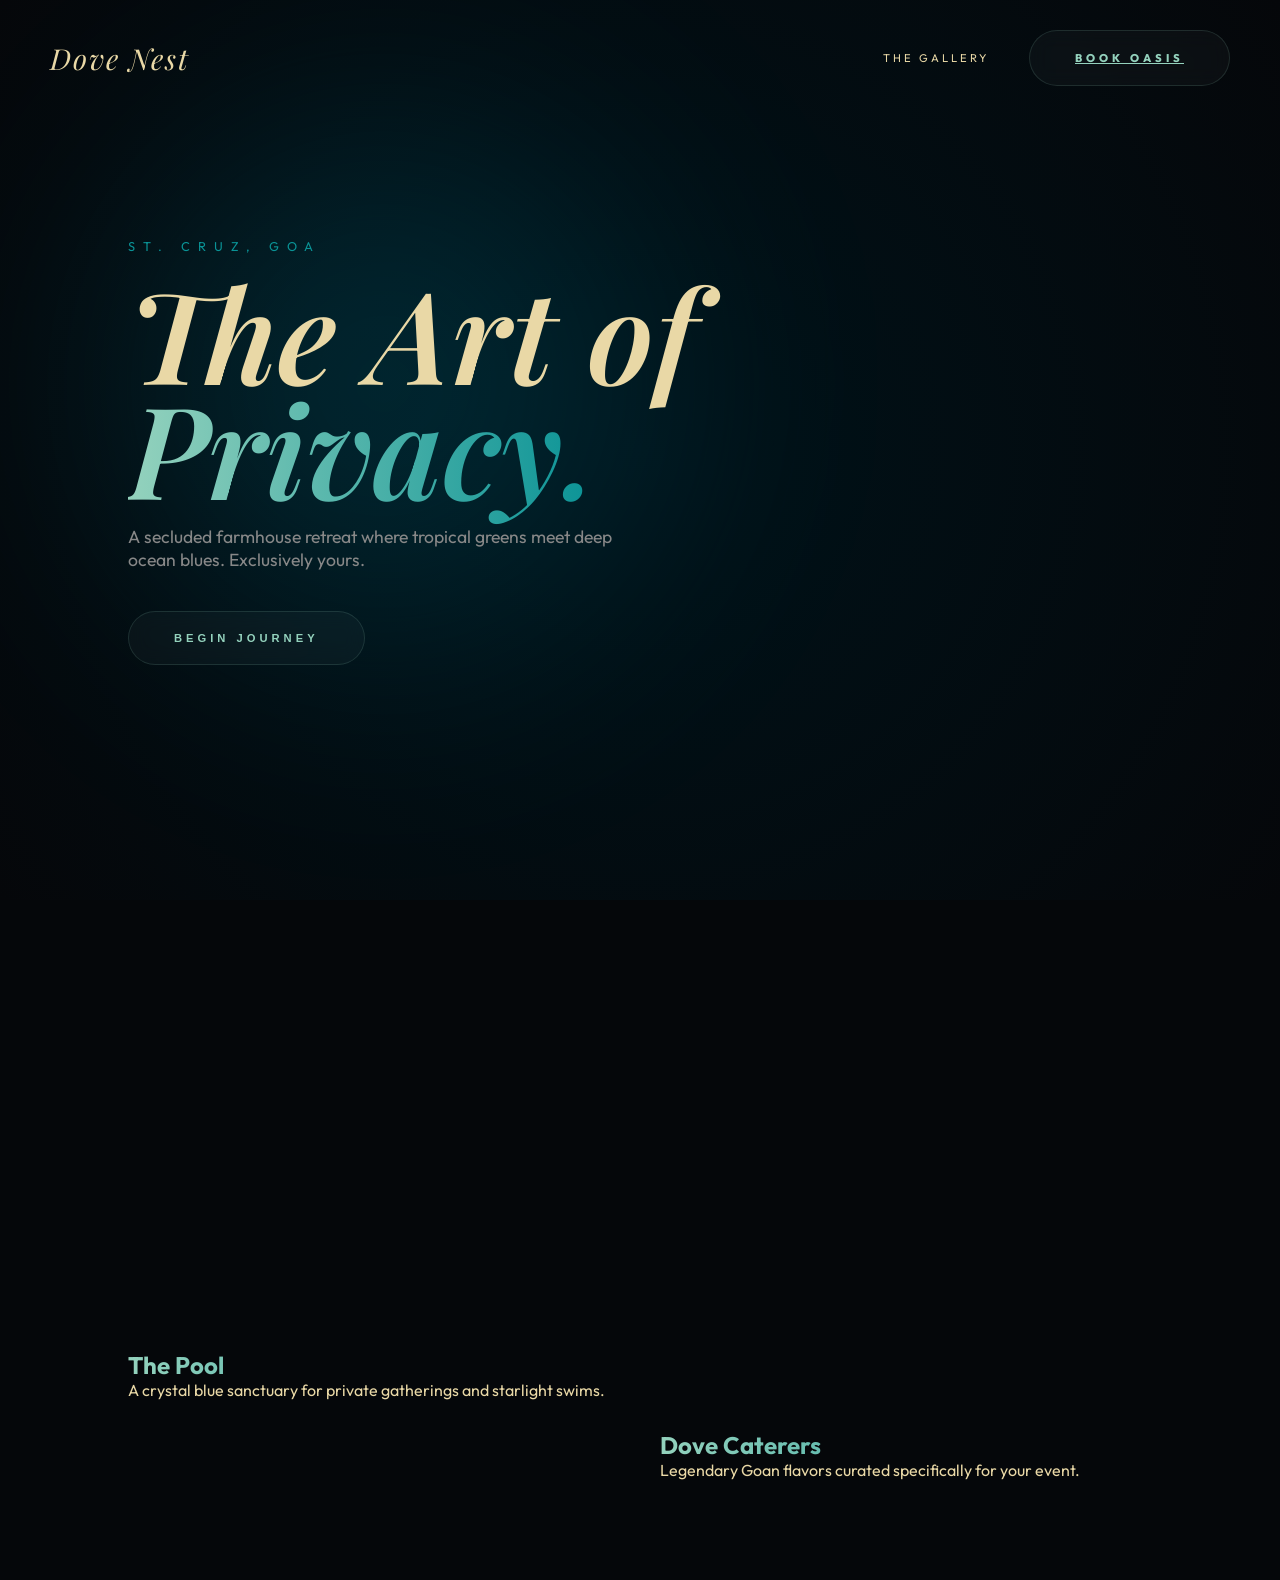
<file: index.html>
<!DOCTYPE html>
<html lang="en">
<head>
    <meta charset="UTF-8">
    <meta name="viewport" content="width=device-width, initial-scale=1.0">
    <title>Dove Nest Goa | Private Tropical Sanctuary</title>
    <link rel="stylesheet" href="css/style.css">
</head>
<body>
    <div class="bg-engine">
        <div class="glow-orb"></div>
    </div>

    <nav class="reveal" style="position: fixed; top: 0; width: 100%; z-index: 1000; padding: 30px 50px; display: flex; justify-content: space-between; align-items: center;">
        <div class="logo" style="font-family: 'Playfair Display'; font-style: italic; font-size: 1.8rem; letter-spacing: 2px;">Dove Nest</div>
        <div style="display: flex; gap: 40px; align-items: center;">
            <a href="gallery.html" class="nav-link" style="color: var(--text-silk); text-decoration: none; font-size: 0.7rem; letter-spacing: 3px; text-transform: uppercase;">The Gallery</a>
            <a href="booking.html" class="btn-haptic">Book Oasis</a>
        </div>
    </nav>

    <main class="container" style="padding: 0 10vw;">
        <section style="height: 100vh; display: flex; flex-direction: column; justify-content: center;">
            <div class="reveal">
                <span style="color: var(--tropical-green); text-transform: uppercase; letter-spacing: 8px; font-size: 0.8rem;">St. Cruz, Goa</span>
                <h1 style="margin: 20px 0;">The Art of <br><span class="gold-gradient">Privacy.</span></h1>
                <p style="max-width: 500px; color: #888; font-size: 1.1rem; margin-bottom: 40px;">A secluded farmhouse retreat where tropical greens meet deep ocean blues. Exclusively yours.</p>
                <button class="btn-haptic" onclick="window.location.href='gallery.html'">Begin Journey</button>
            </div>
        </section>

        <section style="padding: 100px 0; display: grid; grid-template-columns: 1fr 1fr; gap: 40px;">
            <div class="glass-panel reveal" style="height: 400px; display: flex; flex-direction: column; justify-content: flex-end;">
                <h2 class="gold-gradient">The Pool</h2>
                <p>A crystal blue sanctuary for private gatherings and starlight swims.</p>
            </div>
            <div class="glass-panel reveal" style="height: 400px; display: flex; flex-direction: column; justify-content: flex-end; margin-top: 80px;">
                <h2 class="gold-gradient">Dove Caterers</h2>
                <p>Legendary Goan flavors curated specifically for your event.</p>
            </div>
        </section>
    </main>

    <script src="js/metamorphosis.js"></script>
</body>
</html>
</file>
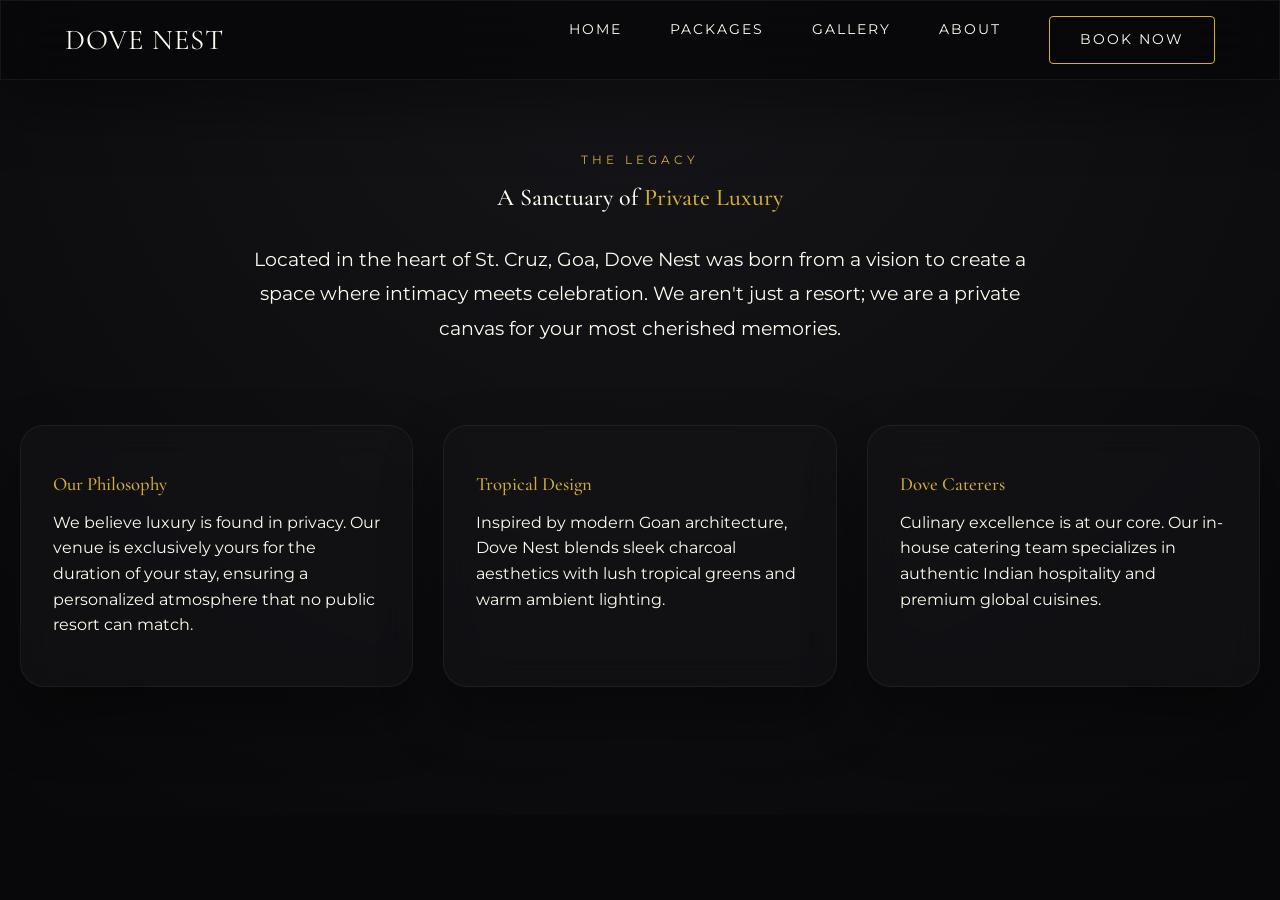
<file: about.html>
<!DOCTYPE html>
<html lang="en">
<head>
    <meta charset="UTF-8">
    <meta name="viewport" content="width=device-width, initial-scale=1.0">
    <title>Our Story | Dove Nest Luxury Venue</title>
    <link rel="stylesheet" href="style.css">
</head>
<body>
    <nav class="navbar glass scrolled">
        <a href="index.html" class="nav-brand">DOVE NEST</a>
        <ul class="nav-links">
            <li><a href="index.html">Home</a></li>
            <li><a href="packages.html">Packages</a></li>
            <li><a href="gallery.html">Gallery</a></li>
            <li><a href="about.html" class="gold-text">About</a></li>
            <li><a href="booking.html" class="btn-primary">Book Now</a></li>
        </ul>
        <button class="hamburger">☰</button>
    </nav>

    <section class="container" style="padding-top: 150px;">
        <div class="reveal" style="max-width: 800px; margin: 0 auto; text-align: center;">
            <span class="subtitle">The Legacy</span>
            <h1 style="margin-bottom: 30px;">A Sanctuary of <span class="gold-text">Private Luxury</span></h1>
            <p class="text-muted" style="font-size: 1.2rem; line-height: 1.8;">Located in the heart of St. Cruz, Goa, Dove Nest was born from a vision to create a space where intimacy meets celebration. We aren't just a resort; we are a private canvas for your most cherished memories.</p>
        </div>

        <div class="grid-3" style="margin-top: 80px;">
            <div class="luxury-card glass reveal">
                <h3 class="gold-text">Our Philosophy</h3>
                <p class="text-muted" style="margin-top: 15px;">We believe luxury is found in privacy. Our venue is exclusively yours for the duration of your stay, ensuring a personalized atmosphere that no public resort can match.</p>
            </div>
            <div class="luxury-card glass reveal" style="transition-delay: 0.2s">
                <h3 class="gold-text">Tropical Design</h3>
                <p class="text-muted" style="margin-top: 15px;">Inspired by modern Goan architecture, Dove Nest blends sleek charcoal aesthetics with lush tropical greens and warm ambient lighting.</p>
            </div>
            <div class="luxury-card glass reveal" style="transition-delay: 0.4s">
                <h3 class="gold-text">Dove Caterers</h3>
                <p class="text-muted" style="margin-top: 15px;">Culinary excellence is at our core. Our in-house catering team specializes in authentic Indian hospitality and premium global cuisines.</p>
            </div>
        </div>
    </section>

    <script src="app.js"></script>
</body>
</html>
</file>
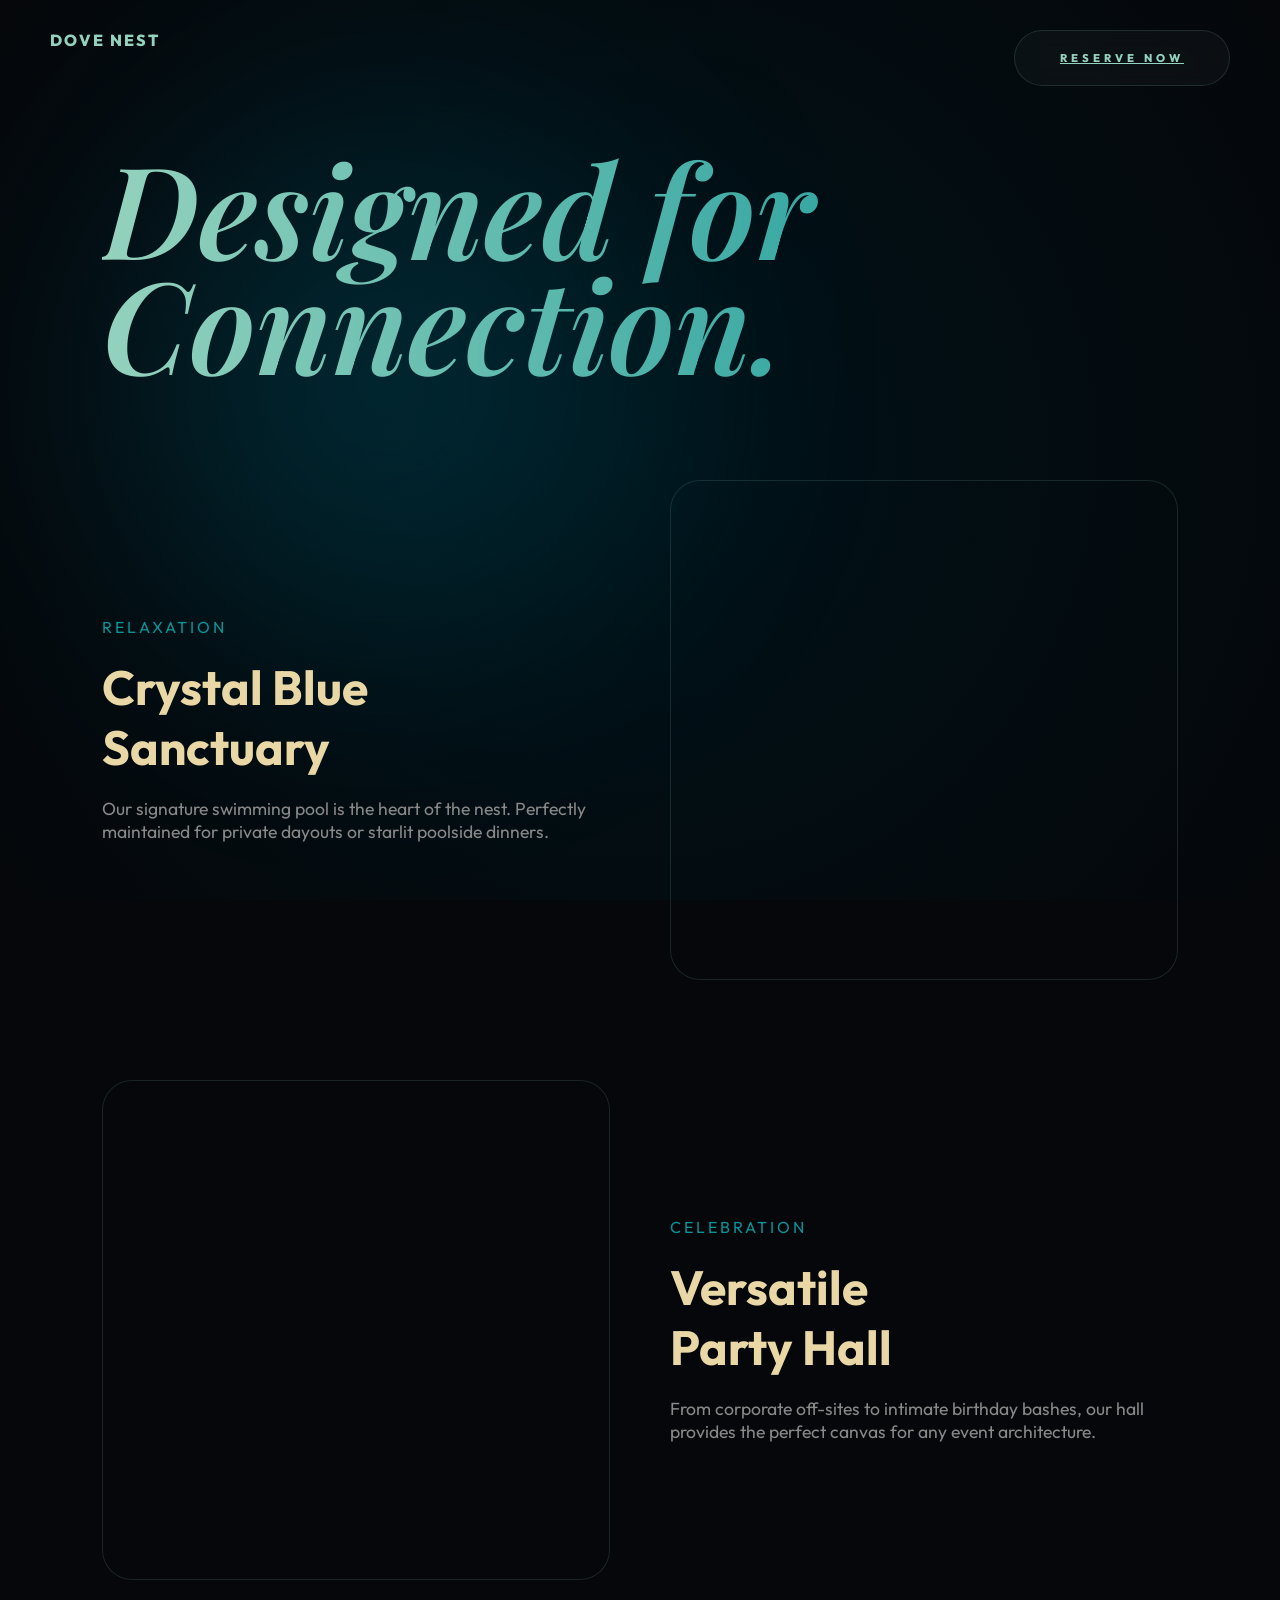
<file: amenities.html>
<!DOCTYPE html>
<html lang="en">
<head>
    <meta charset="UTF-8">
    <meta name="viewport" content="width=device-width, initial-scale=1.0">
    <title>The Experience | Dove Nest Goa</title>
    <link rel="stylesheet" href="css/style.css">
    <style>
        .amenity-section { padding: 150px 0; }
        .feature-box {
            display: grid;
            grid-template-columns: 1fr 1fr;
            gap: 60px;
            margin-bottom: 100px;
            align-items: center;
        }
        .feature-box:nth-child(even) { direction: rtl; }
        .feature-box:nth-child(even) .feature-text { direction: ltr; }
        
        .feature-img {
            height: 500px;
            border-radius: 30px;
            background-size: cover;
            background-position: center;
            border: 1px solid var(--glass-border);
            transition: var(--ease) 1s;
        }
        .feature-box:hover .feature-img { transform: scale(1.02); border-color: var(--mint-glow); }
    </style>
</head>
<body>
    <div class="bg-engine"><div class="glow-orb"></div></div>

    <nav style="position: fixed; top: 0; width: 100%; z-index: 1000; padding: 30px 50px; display: flex; justify-content: space-between;">
        <a href="index.html" style="color: var(--mint-glow); text-decoration: none; font-weight: 800; letter-spacing: 2px;">DOVE NEST</a>
        <a href="booking.html" class="btn-haptic">Reserve Now</a>
    </nav>

    <main class="container" style="padding: 0 8vw;">
        <section class="amenity-section">
            <div class="reveal" style="margin-bottom: 100px;">
                <h1 class="gold-gradient">Designed for <br>Connection.</h1>
            </div>

            <div class="feature-box reveal">
                <div class="feature-img" style="background-image: url('https://images.unsplash.com/photo-1572331165267-854da2b10ccc?auto=format&fit=crop&w=1000');"></div>
                <div class="feature-text">
                    <span style="color: var(--tropical-green); letter-spacing: 3px;">RELAXATION</span>
                    <h2 style="font-size: 3rem; margin: 20px 0;">Crystal Blue <br>Sanctuary</h2>
                    <p style="color: #888; font-size: 1.1rem;">Our signature swimming pool is the heart of the nest. Perfectly maintained for private dayouts or starlit poolside dinners.</p>
                </div>
            </div>

            <div class="feature-box reveal">
                <div class="feature-img" style="background-image: url('https://images.unsplash.com/photo-1519167758481-83f550bb49b3?auto=format&fit=crop&w=1000');"></div>
                <div class="feature-text">
                    <span style="color: var(--tropical-green); letter-spacing: 3px;">CELEBRATION</span>
                    <h2 style="font-size: 3rem; margin: 20px 0;">Versatile <br>Party Hall</h2>
                    <p style="color: #888; font-size: 1.1rem;">From corporate off-sites to intimate birthday bashes, our hall provides the perfect canvas for any event architecture.</p>
                </div>
            </div>
        </section>
    </main>

    <script src="js/metamorphosis.js"></script>
</body>
</html>
</file>
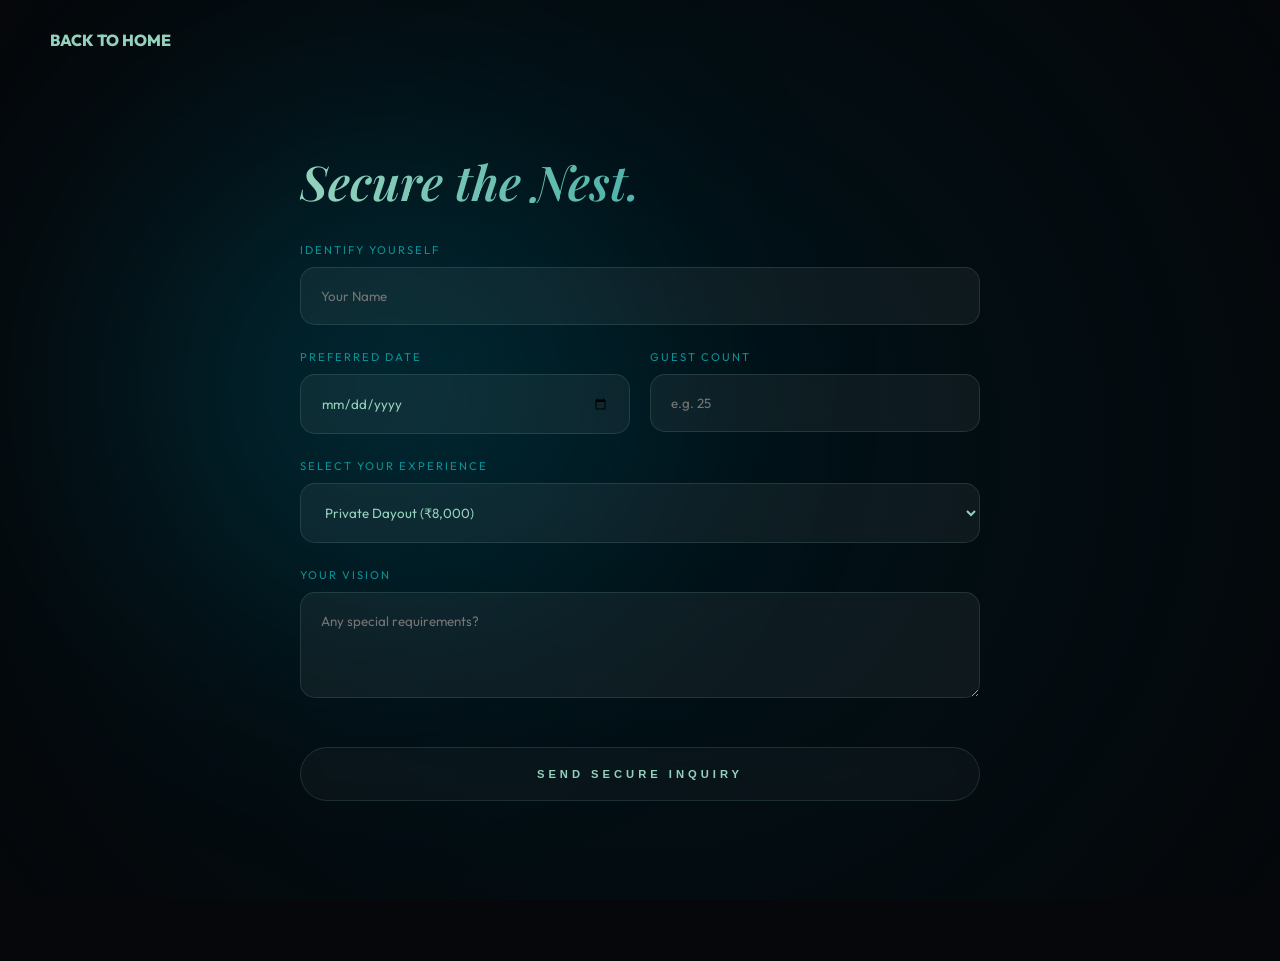
<file: booking.html>
<!DOCTYPE html>
<html lang="en">
<head>
    <meta charset="UTF-8">
    <meta name="viewport" content="width=device-width, initial-scale=1.0">
    <title>Reserve Your Oasis | Dove Nest Goa</title>
    <link rel="stylesheet" href="css/style.css">
    <style>
        .booking-form { max-width: 800px; margin: 100px auto; padding: 60px; }
        input, select, textarea {
            width: 100%; padding: 20px; margin-bottom: 25px;
            background: rgba(255,255,255,0.05); border: 1px solid var(--glass-border);
            border-radius: 15px; color: var(--mint-glow); font-family: 'Outfit';
        }
        label { display: block; margin-bottom: 10px; font-size: 0.7rem; letter-spacing: 2px; text-transform: uppercase; color: var(--tropical-green); }
    </style>
</head>
<body>
    <div class="bg-engine"><div class="glow-orb"></div></div>

    <nav style="position: fixed; top: 0; width: 100%; z-index: 1000; padding: 30px 50px;">
        <a href="index.html" style="color: var(--mint-glow); text-decoration: none; font-weight: 800;">BACK TO HOME</a>
    </nav>

    <main class="container">
        <section class="booking-form glass-panel reveal">
            <h1 class="gold-gradient" style="font-size: 3rem; margin-bottom: 40px;">Secure the Nest.</h1>
            
            <form id="waBookingForm">
                <label>Identify Yourself</label>
                <input type="text" id="name" placeholder="Your Name" required>

                <div style="display: grid; grid-template-columns: 1fr 1fr; gap: 20px;">
                    <div>
                        <label>Preferred Date</label>
                        <input type="date" id="date" required>
                    </div>
                    <div>
                        <label>Guest Count</label>
                        <input type="number" id="guests" placeholder="e.g. 25" required>
                    </div>
                </div>

                <label>Select Your Experience</label>
                <select id="package">
                    <option value="Private Dayout">Private Dayout (₹8,000)</option>
                    <option value="Private Nightout">Private Nightout (₹10,000)</option>
                    <option value="Dove's Feast">Full Catering Package</option>
                    <option value="Custom Event">Custom Wedding/Event</option>
                </select>

                <label>Your Vision</label>
                <textarea id="notes" rows="4" placeholder="Any special requirements?"></textarea>

                <button type="submit" class="btn-haptic" style="width: 100%; margin-top: 20px;">Send Secure Inquiry</button>
            </form>
        </section>
    </main>

    <script>
        document.getElementById('waBookingForm').addEventListener('submit', (e) => {
            e.preventDefault();
            const name = document.getElementById('name').value;
            const date = document.getElementById('date').value;
            const guests = document.getElementById('guests').value;
            const pkg = document.getElementById('package').value;
            const notes = document.getElementById('notes').value;

            const text = `*NEW NEST RESERVATION*%0A%0A*Client:* ${name}%0A*Date:* ${date}%0A*Guests:* ${guests}%0A*Package:* ${pkg}%0A*Notes:* ${notes}`;
            window.open(`https://wa.me/919822182917?text=${text}`, '_blank');
        });
    </script>
    <script src="js/metamorphosis.js"></script>
</body>
</html>
</file>
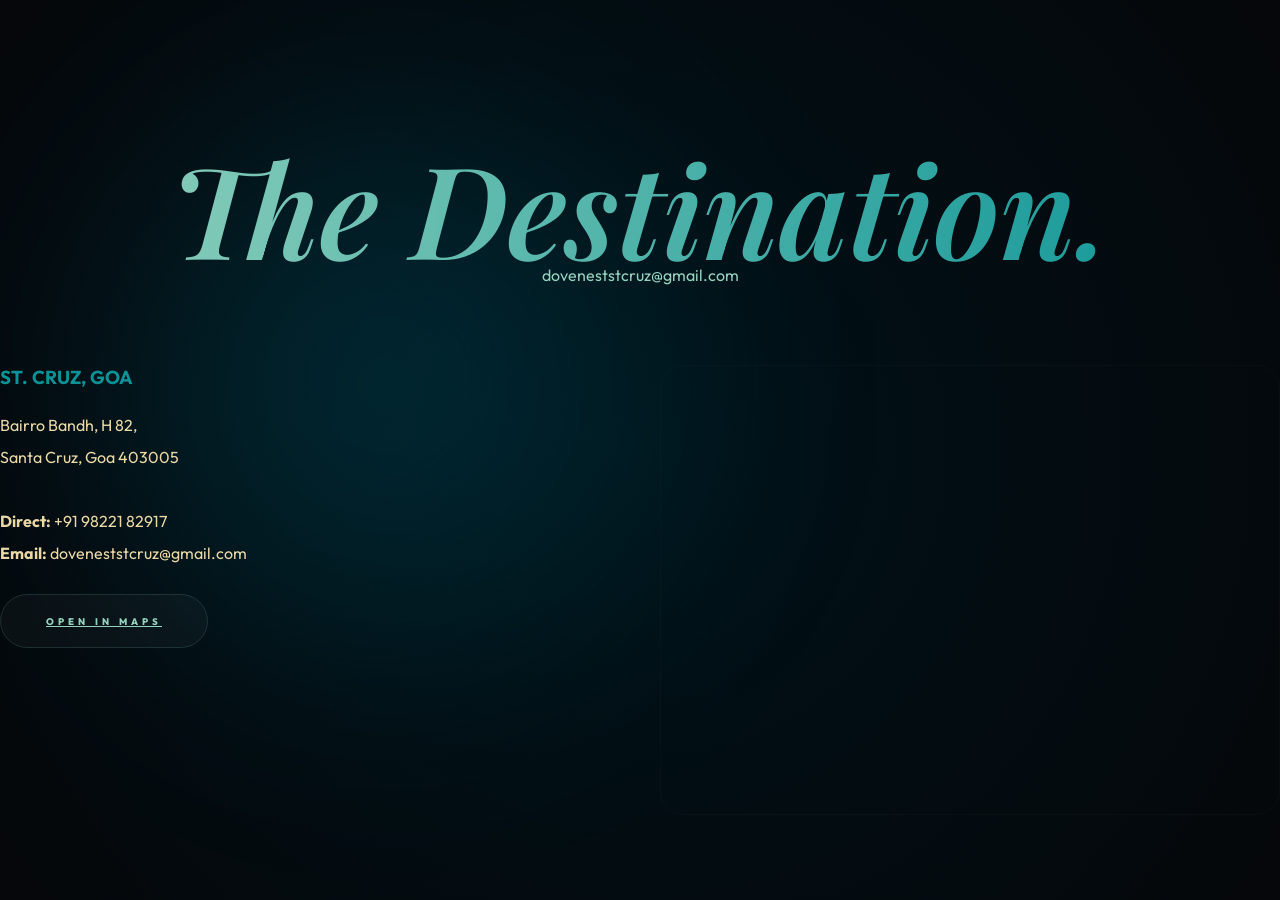
<file: contact.html>
<!DOCTYPE html>
<html lang="en">
<head>
    <meta charset="UTF-8">
    <meta name="viewport" content="width=device-width, initial-scale=1.0">
    <title>Find the Nest | Dove Nest Goa</title>
    <link rel="stylesheet" href="css/style.css">
</head>
<body>
    <div class="bg-engine"><div class="glow-orb"></div></div>

    <main class="container" style="padding-top: 150px;">
        <div class="reveal" style="text-align: center; margin-bottom: 80px;">
            <h1 class="gold-gradient">The Destination.</h1>
            <p style="color: var(--mint-glow);">doveneststcruz@gmail.com</p>
        </div>

        <div style="display: grid; grid-template-columns: 1fr 1fr; gap: 40px; align-items: start;">
            <div class="glass-panel reveal">
                <h3 style="color: var(--tropical-green); margin-bottom: 20px;">ST. CRUZ, GOA</h3>
                <p style="line-height: 2;">
                    Bairro Bandh, H 82,<br>
                    Santa Cruz, Goa 403005<br><br>
                    <strong>Direct:</strong> +91 98221 82917<br>
                    <strong>Email:</strong> doveneststcruz@gmail.com
                </p>
                <div style="margin-top: 40px;">
                    <a href="https://maps.app.goo.gl/YourActualGoogleMapsLink" target="_blank" class="btn-haptic" style="font-size: 0.6rem;">Open in Maps</a>
                </div>
            </div>

            <div class="reveal" style="height: 450px; border-radius: 24px; overflow: hidden; border: 1px solid var(--glass-border); filter: grayscale(1) invert(1) contrast(1.2);">
                <iframe 
                    src="https://www.google.com/maps/embed?pb=!1m18!1m12!1m3!1d3844.75!2d73.85!" 
                    width="100%" height="100%" style="border:0;" allowfullscreen="" loading="lazy">
                </iframe>
            </div>
        </div>
    </main>

    <script src="js/metamorphosis.js"></script>
</body>
</html>
</file>
<file: css/style.css>
/* METAMORPHOSIS DESIGN SYSTEM */
@import url('https://fonts.googleapis.com/css2?family=Outfit:wght@300;500;800&family=Playfair+Display:ital,wght@1,600&display=swap');

:root {
    --deep-black: #05070a;
    --ocean-blue: #005f73;
    --tropical-green: #0a9396;
    --mint-glow: #94d2bd;
    --text-silk: #e9d8a6;
    --glass: rgba(255, 255, 255, 0.03);
    --glass-border: rgba(148, 210, 189, 0.15);
    --ease: cubic-bezier(0.16, 1, 0.3, 1);
}

* { margin: 0; padding: 0; box-sizing: border-box; -webkit-tap-highlight-color: transparent; }

body {
    background-color: var(--deep-black);
    color: var(--text-silk);
    font-family: 'Outfit', sans-serif;
    overflow-x: hidden;
    cursor: crosshair;
}

/* The Metamorphosis Background */
.bg-engine {
    position: fixed;
    top: 0; left: 0; width: 100vw; height: 100vh;
    z-index: -1;
    background: radial-gradient(circle at 50% 50%, #001219, var(--deep-black));
}

.glow-orb {
    position: absolute;
    width: 60vw; height: 60vw;
    background: radial-gradient(circle, var(--ocean-blue) 0%, transparent 70%);
    filter: blur(100px);
    opacity: 0.4;
    animation: drift 20s infinite alternate var(--ease);
}

@keyframes drift {
    0% { transform: translate(-10%, -10%) scale(1); }
    100% { transform: translate(20%, 10%) scale(1.2); }
}

/* Cinematic Typography */
h1 { font-family: 'Playfair Display', serif; font-style: italic; font-weight: 600; font-size: clamp(3rem, 10vw, 8rem); line-height: 0.9; }
.gold-gradient { background: linear-gradient(to right, var(--mint-glow), var(--tropical-green)); -webkit-background-clip: text; -webkit-text-fill-color: transparent; }

/* Haptic Component */
.btn-haptic {
    position: relative;
    padding: 20px 45px;
    background: var(--glass);
    border: 1px solid var(--glass-border);
    color: var(--mint-glow);
    border-radius: 100px;
    text-transform: uppercase;
    letter-spacing: 4px;
    font-weight: 800;
    font-size: 0.7rem;
    cursor: pointer;
    overflow: hidden;
    transition: var(--ease) 0.4s;
    backdrop-filter: blur(10px);
}

.btn-haptic:hover {
    background: var(--mint-glow);
    color: var(--deep-black);
    box-shadow: 0 0 50px rgba(148, 210, 189, 0.4);
    transform: scale(1.05);
}

/* Scroll Reveal */
.reveal { opacity: 0; transform: translateY(40px); transition: opacity 1.2s var(--ease), transform 1.2s var(--ease); }
.reveal.active { opacity: 1; transform: translateY(0); }
</file>
<file: style.css>
/* style.css */
@import url('https://fonts.googleapis.com/css2?family=Cormorant+Garamond:ital,wght@0,400;0,500;0,600;0,700;1,400&family=Montserrat:wght@300;400;500;600&display=swap');

:root {
    /* Color Palette */
    --bg-dark: #08080a;
    --bg-card: rgba(20, 20, 24, 0.6);
    --text-ivory: #FDFCF0;
    --text-muted: #A1A1AA;
    --gold: #D4AF37;
    --gold-hover: #F3C94B;
    --gold-glow: rgba(212, 175, 55, 0.15);
    --green-tropical: #2C422F;
    --glass-border: rgba(255, 255, 255, 0.06);
    --glass-highlight: rgba(255, 255, 255, 0.1);
    
    /* Typography */
    --font-head: 'Cormorant Garamond', serif;
    --font-body: 'Montserrat', sans-serif;
    
    /* Fluid Sizing */
    --h1: clamp(3rem, 8vw, 6rem);
    --h2: clamp(2.5rem, 5vw, 4rem);
    --h3: clamp(1.5rem, 3vw, 2.5rem);
    --p: clamp(0.9rem, 1.5vw, 1.1rem);
    --section-pad: clamp(4rem, 10vw, 8rem) 20px;
    
    /* Utilities */
    --radius-lg: 24px;
    --radius-sm: 8px;
    --transition-smooth: all 0.6s cubic-bezier(0.16, 1, 0.3, 1);
}

* { margin: 0; padding: 0; box-sizing: border-box; }

html {
    scroll-behavior: smooth;
    font-size: 16px;
    background-color: var(--bg-dark);
}

body {
    font-family: var(--font-body);
    color: var(--text-ivory);
    background: radial-gradient(circle at 50% 0%, #16161a 0%, var(--bg-dark) 100%);
    overflow-x: hidden;
    line-height: 1.6;
    -webkit-font-smoothing: antialiased;
}

/* Typography */
h1, h2, h3, h4 { font-family: var(--font-head); font-weight: 500; line-height: 1.1; }
.gold-text { color: var(--gold); }
.subtitle {
    font-family: var(--font-body);
    text-transform: uppercase;
    letter-spacing: 4px;
    font-size: 0.75rem;
    color: var(--gold);
    display: block;
    margin-bottom: 1rem;
}

/* Glassmorphism & Cards */
.glass {
    background: var(--bg-card);
    backdrop-filter: blur(16px);
    -webkit-backdrop-filter: blur(16px);
    border: 1px solid var(--glass-border);
    box-shadow: 0 30px 60px rgba(0,0,0,0.4);
}

.luxury-card {
    border-radius: var(--radius-lg);
    padding: 3rem 2rem;
    position: relative;
    overflow: hidden;
    transition: var(--transition-smooth);
    cursor: pointer;
    display: flex;
    flex-direction: column;
}

.luxury-card::before {
    content: '';
    position: absolute;
    top: 0; left: -100%;
    width: 50%; height: 100%;
    background: linear-gradient(to right, transparent, var(--glass-highlight), transparent);
    transform: skewX(-20deg);
    transition: 0.7s;
}

.luxury-card:hover {
    transform: translateY(-10px);
    border-color: rgba(212, 175, 55, 0.3);
    box-shadow: 0 20px 40px var(--gold-glow);
}

.luxury-card:hover::before { left: 200%; }

/* Navigation */
.navbar {
    position: fixed;
    top: 0; left: 0; width: 100%;
    padding: 20px 5%;
    display: flex;
    justify-content: space-between;
    align-items: center;
    z-index: 1000;
    transition: var(--transition-smooth);
    border-bottom: 1px solid transparent;
}

.navbar.scrolled {
    background: rgba(8, 8, 10, 0.85);
    backdrop-filter: blur(20px);
    border-bottom: 1px solid var(--glass-border);
    padding: 15px 5%;
}

.nav-brand {
    font-family: var(--font-head);
    font-size: 1.8rem;
    color: var(--text-ivory);
    text-decoration: none;
    letter-spacing: 1px;
}

.nav-links {
    display: flex;
    gap: 3rem;
    list-style: none;
}

.nav-links a {
    color: var(--text-ivory);
    text-decoration: none;
    font-size: 0.85rem;
    text-transform: uppercase;
    letter-spacing: 2px;
    position: relative;
    transition: color 0.3s ease;
}

.nav-links a::after {
    content: '';
    position: absolute;
    bottom: -4px; left: 0; width: 0; height: 1px;
    background: var(--gold);
    transition: width 0.3s ease;
}

.nav-links a:hover { color: var(--gold); }
.nav-links a:hover::after { width: 100%; }

.btn-primary {
    background: transparent;
    color: var(--gold);
    border: 1px solid var(--gold);
    padding: 12px 30px;
    font-family: var(--font-body);
    text-transform: uppercase;
    letter-spacing: 2px;
    font-size: 0.8rem;
    cursor: pointer;
    border-radius: 4px;
    transition: var(--transition-smooth);
    text-decoration: none;
    display: inline-block;
}

.btn-primary:hover {
    background: var(--gold);
    color: var(--bg-dark);
    box-shadow: 0 0 20px var(--gold-glow);
}

.hamburger { display: none; color: var(--text-ivory); font-size: 1.5rem; cursor: pointer; border: none; background: transparent; }

/* Sections & Grid */
section { padding: var(--section-pad); }
.container { max-width: 1400px; margin: 0 auto; }

/* Hero Section */
.hero {
    height: 100vh;
    display: flex;
    align-items: center;
    justify-content: center;
    position: relative;
    overflow: hidden;
    text-align: center;
}

.hero-video {
    position: absolute;
    top: 0; left: 0; width: 100%; height: 100%;
    object-fit: cover;
    z-index: 1;
    opacity: 0.6;
}

.hero-overlay {
    position: absolute;
    top: 0; left: 0; width: 100%; height: 100%;
    background: linear-gradient(to bottom, rgba(8,8,10,0.3) 0%, var(--bg-dark) 100%);
    z-index: 2;
}

.hero-content {
    position: relative;
    z-index: 3;
    max-width: 800px;
    padding: 0 20px;
}

.hero-content h1 { font-size: var(--h1); margin-bottom: 20px; }
.hero-content p { font-size: var(--p); color: var(--text-muted); margin-bottom: 40px; letter-spacing: 1px; }

/* Packages Grid */
.grid-3 {
    display: grid;
    grid-template-columns: repeat(auto-fit, minmax(350px, 1fr));
    gap: 30px;
    margin-top: 50px;
}

.price-tag {
    font-family: var(--font-head);
    font-size: 2.5rem;
    color: var(--gold);
    margin: 15px 0;
}

.price-tag span { font-size: 1rem; font-family: var(--font-body); color: var(--text-muted); }

.package-features { list-style: none; margin: 20px 0 40px 0; flex-grow: 1; }
.package-features li {
    font-size: 0.9rem;
    color: var(--text-muted);
    margin-bottom: 10px;
    display: flex;
    align-items: center;
    gap: 10px;
}
.package-features li::before {
    content: '✦';
    color: var(--gold);
    font-size: 0.8rem;
}

/* Animations */
.reveal {
    opacity: 0;
    transform: translateY(40px);
    transition: all 1s cubic-bezier(0.16, 1, 0.3, 1);
}
.reveal.active { opacity: 1; transform: translateY(0); }

/* Footer */
footer {
    border-top: 1px solid var(--glass-border);
    padding: 60px 5% 20px;
    background: #050506;
}

.footer-grid {
    display: grid;
    grid-template-columns: repeat(auto-fit, minmax(250px, 1fr));
    gap: 50px;
    margin-bottom: 50px;
}

.footer-col h4 { font-size: 1.2rem; margin-bottom: 20px; color: var(--gold); }
.footer-col p, .footer-col a { color: var(--text-muted); text-decoration: none; font-size: 0.9rem; line-height: 2; display: block; }
.footer-col a:hover { color: var(--text-ivory); }

/* Mobile Responsiveness */
@media (max-width: 900px) {
    .nav-links {
        position: fixed;
        top: 0; right: -100%;
        width: 100%; height: 100vh;
        background: rgba(8, 8, 10, 0.98);
        backdrop-filter: blur(20px);
        flex-direction: column;
        justify-content: center;
        align-items: center;
        transition: 0.5s ease;
    }
    .nav-links.active { right: 0; }
    .hamburger { display: block; z-index: 1001; }
    .grid-3 { grid-template-columns: 1fr; }
}
</file>
